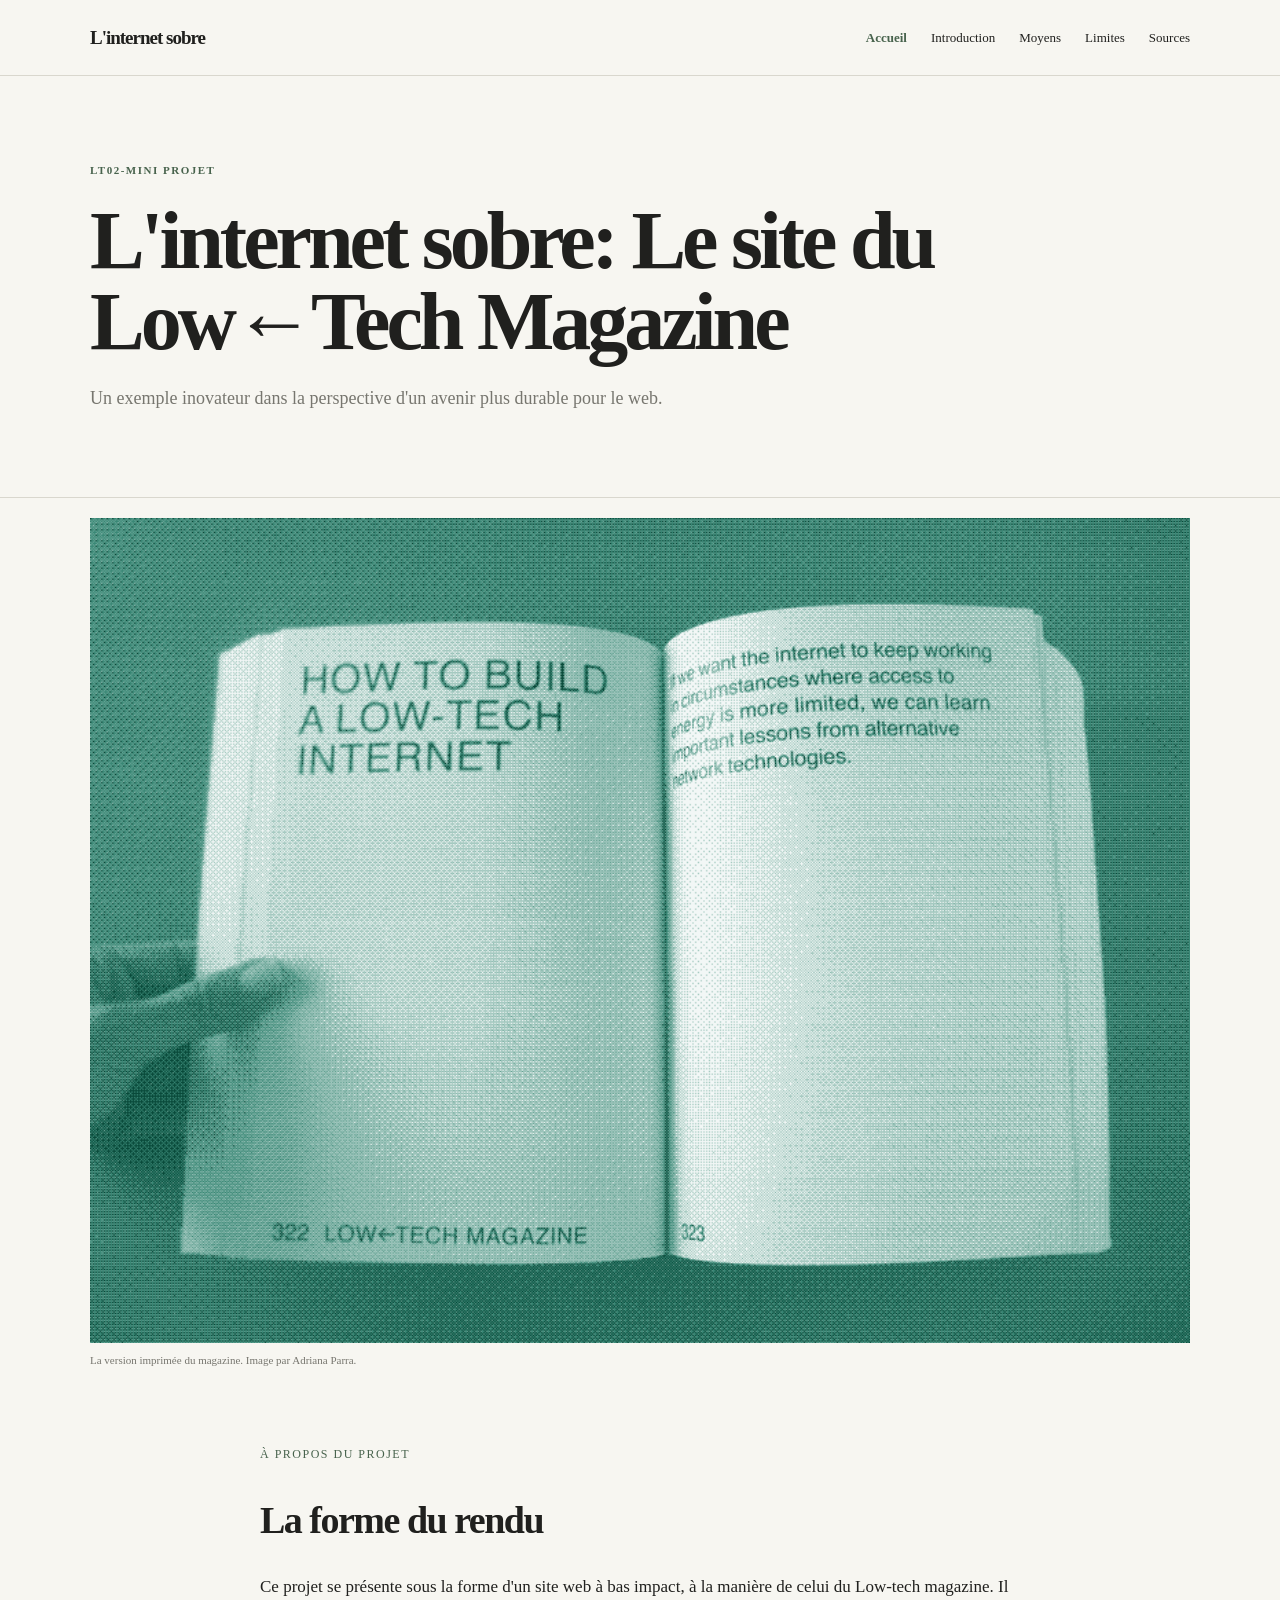
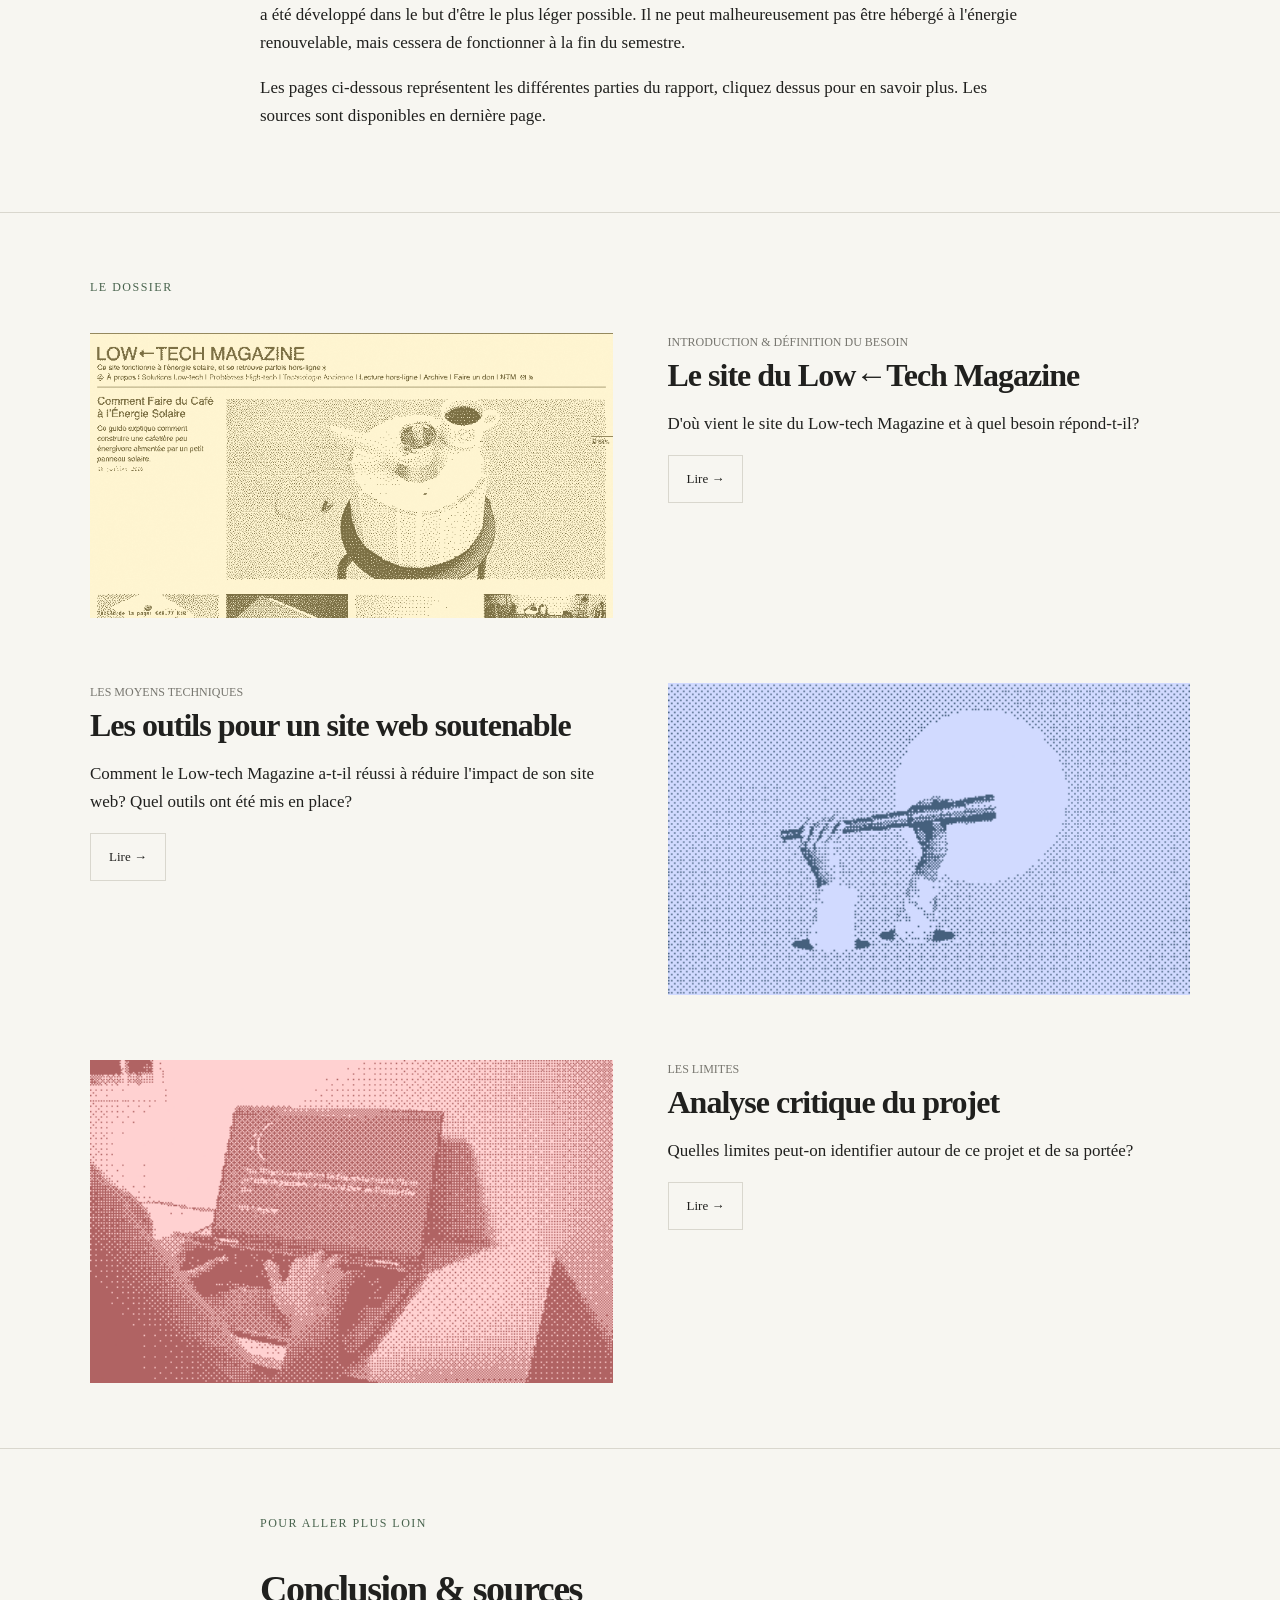
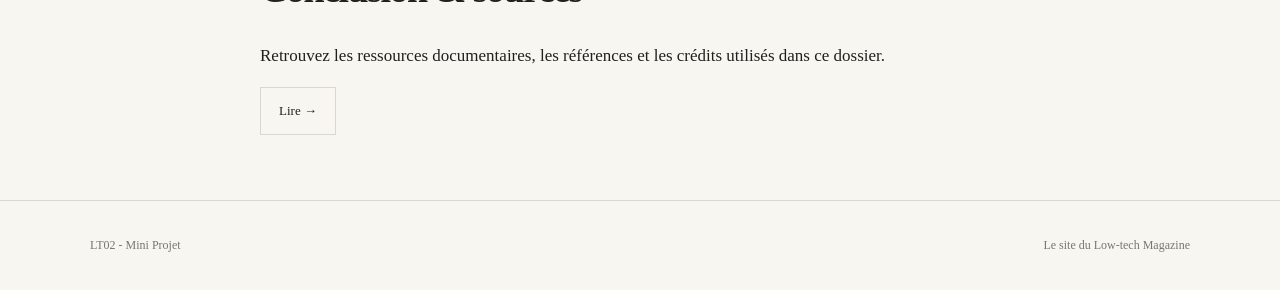
<file: index.html>
<!doctype html>
<html lang="fr">
	<head>
		<meta charset="UTF-8" />
		<meta name="viewport" content="width=device-width, initial-scale=1" />

		<meta name="description" content="LT02 - Mini Projet" />

		<title>LT02 - Mini Projet</title>

		<!-- CSS CENTRALISÉ -->
		<link rel="stylesheet" href="css/style.css" />
	</head>

	<body>
		<!-- ================
       	NAVIGATION PRINCIPALE
        ================= -->

		<header>
			<div class="container header-inner">
				<a href="index.html" class="logo"> L'internet sobre </a>

				<nav>
					<a href="index.html" aria-current="page">Accueil</a>
					<a href="pages/intro.html">Introduction</a>
					<a href="pages/moyens.html">Moyens</a>
					<a href="pages/limites.html">Limites</a>
					<a href="pages/sources.html">Sources</a>
				</nav>
			</div>
		</header>

		<main>
			<!-- ====================
         	INTRODUCTION / COUVERTURE
          	===================== -->

			<section class="hero">
				<div class="container">
					<div class="eyebrow">LT02-Mini projet</div>

					<h1>L'internet sobre: Le site du Low←Tech Magazine</h1>

					<p class="intro">
						Un exemple inovateur dans la perspective d'un avenir
						plus durable pour le web.
					</p>
				</div>
			</section>

			<!-- ==============
         	IMAGE DE COUVERTURE
          	=============== -->

			<div class="container cover">
				<img
					src="images/accueil-image-dithered.png"
					alt="Illustration principale du projet"
					fetchpriority="high"
				/>

				<p class="caption">
					La version imprimée du magazine. Image par Adriana Parra.
				</p>
			</div>

			<!-- =================
         	PRÉSENTATION DU PROJET
          	================== -->

			<section id="presentation">
				<div class="container">
					<article class="manifesto">
						<div class="section-title">À propos du projet</div>
						<h2>La forme du rendu</h2>

						<p>
							Ce projet se présente sous la forme d'un site web à
							bas impact, à la manière de celui du Low-tech
							magazine. Il a été développé dans le but d'être le
							plus léger possible. Il ne peut malheureusement pas
							être hébergé à l'énergie renouvelable, mais cessera
							de fonctionner à la fin du semestre.
						</p>

						<p>
							Les pages ci-dessous représentent les différentes
							parties du rapport, cliquez dessus pour en savoir
							plus. Les sources sont disponibles en dernière page.
						</p>
					</article>
				</div>
			</section>

			<!-- ===
         	ARTICLES
          	==== -->

			<section>
				<div class="container">
					<div class="section-title">Le dossier</div>

					<!-- ARTICLE 01 -->

					<article class="article">
						<img
							src="images/accueil-site-dithered.png"
							alt="Illustration du concept low-tech"
							loading="lazy"
						/>

						<div>
							<div class="number">
								INTRODUCTION & DÉFINITION DU BESOIN
							</div>

							<h2>Le site du Low←Tech Magazine</h2>

							<p>
								D'où vient le site du Low-tech Magazine et à
								quel besoin répond-t-il?
							</p>

							<a href="pages/intro.html" class="nav-button">
								Lire →
							</a>
						</div>
					</article>

					<!-- ARTICLE 02 -->

					<article class="article">
						<div>
							<div class="number">LES MOYENS TECHNIQUES</div>

							<h2>Les outils pour un site web soutenable</h2>

							<p>
								Comment le Low-tech Magazine a-t-il réussi à
								réduire l'impact de son site web? Quel outils
								ont été mis en place?
							</p>

							<a href="pages/moyens.html" class="nav-button">
								Lire →
							</a>
						</div>

						<img
							src="images/moyens-dithered.png"
							alt="Illustration du numérique sobre"
							loading="lazy"
						/>
					</article>

					<!-- ARTICLE 03 -->

					<article class="article">
						<img
							src="images/limites-dithered.png"
							alt="Illustration des limites"
							loading="lazy"
						/>

						<div>
							<div class="number">LES LIMITES</div>

							<h2>Analyse critique du projet</h2>

							<p>
								Quelles limites peut-on identifier autour de ce
								projet et de sa portée?
							</p>

							<a
								href="pages/limites.html"
								class="nav-button"
							>
								Lire →
							</a>
						</div>
					</article>
				</div>
			</section>

			<!-- ============
         	ACCÈS AUX SOURCES
          	============= -->

			<section>
				<div class="container">
					<div class="manifesto">
						<div class="section-title">Pour aller plus loin</div>

						<h2>Conclusion & sources</h2>

						<p>
							Retrouvez les ressources documentaires, les
							références et les crédits utilisés dans ce dossier.
						</p>

						<a href="pages/sources.html" class="nav-button">
							Lire →
						</a>
					</div>
				</div>
			</section>
		</main>

		<!-- =======
       	PIED DE PAGE
       	======== -->

		<footer>
			<div class="container footer-inner">
				<span>LT02 - Mini Projet</span>

				<span> Le site du Low-tech Magazine </span>
			</div>
		</footer>
	</body>
</html>
</file>
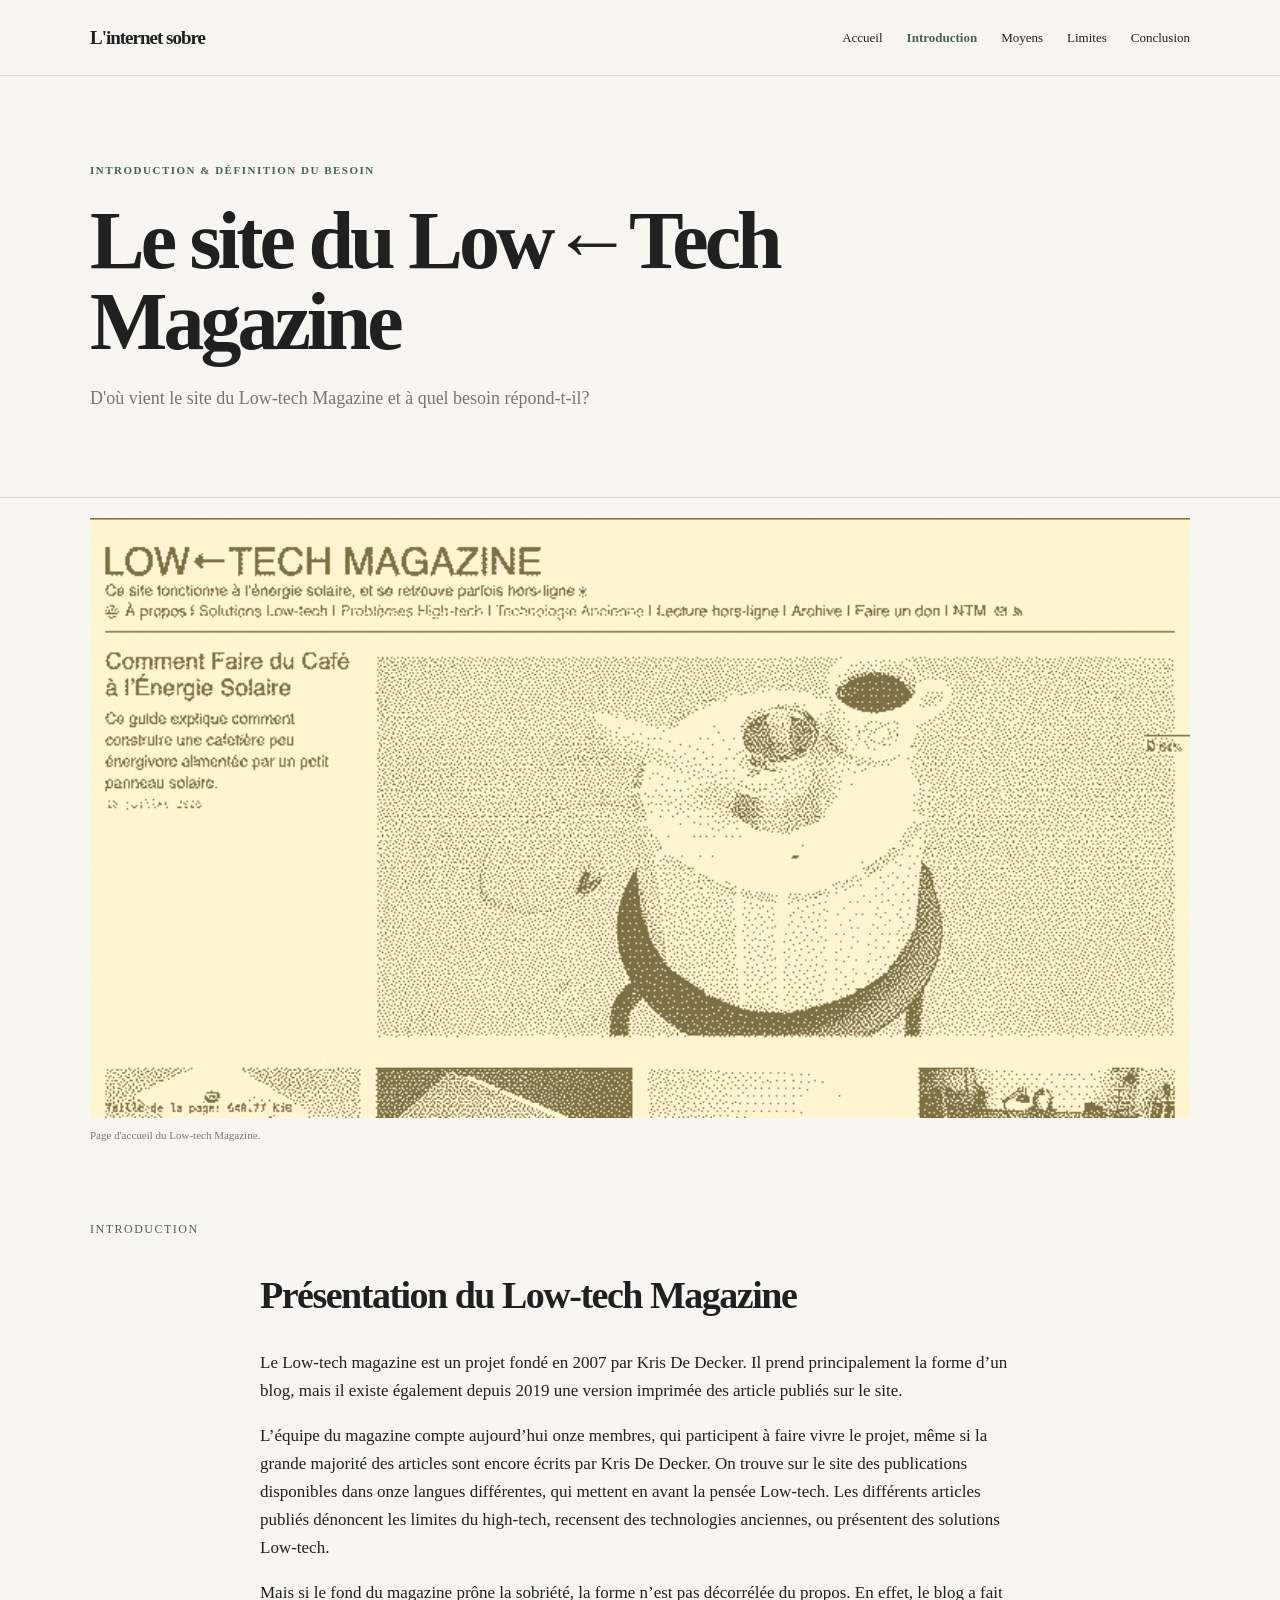
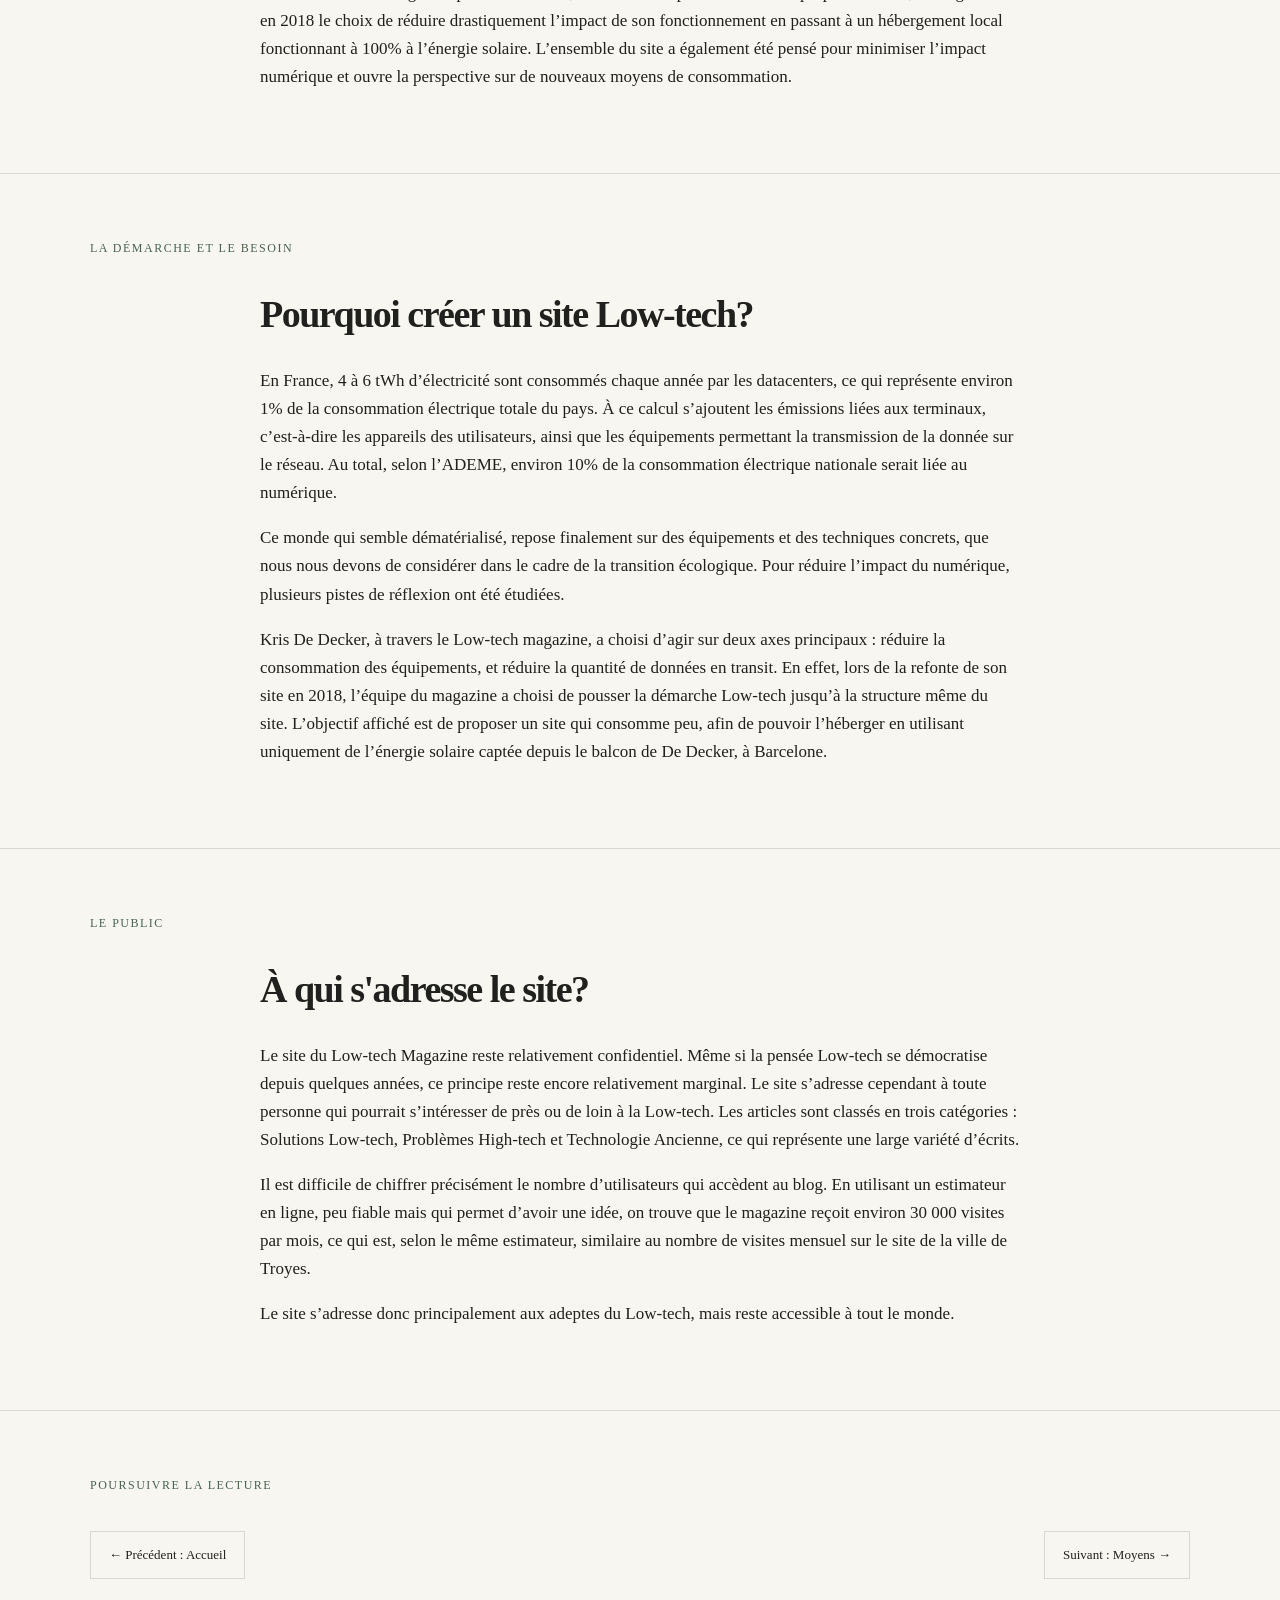
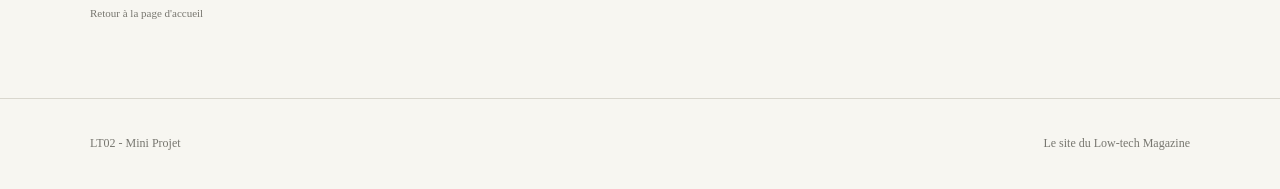
<file: pages/intro.html>
<!doctype html>
<html lang="fr">
	<head>
		<meta charset="UTF-8" />
		<meta name="viewport" content="width=device-width, initial-scale=1" />

		<meta name="description" content="LT02 - Mini Projet" />

		<title>LT02 - Mini Projet</title>

		<!-- CSS CENTRALISÉ -->
		<link rel="stylesheet" href="../css/style.css" />
	</head>

	<body>
		<!-- ================
       	NAVIGATION PRINCIPALE
       	================= -->

		<header>
			<div class="container header-inner">
				<a href="../index.html" class="logo"> L'internet sobre </a>

				<nav>
					<a href="../index.html">Accueil</a>
					<a href="intro.html" aria-current="page">Introduction</a>
					<a href="moyens.html">Moyens</a>
					<a href="limites.html"> Limites </a>
					<a href="sources.html">Conclusion</a>
				</nav>
			</div>
		</header>

		<main>
			<!-- ==================
         	INTRODUCTION DE LA PAGE
          	=================== -->

			<section class="hero">
				<div class="container">
					<div class="eyebrow">
						INTRODUCTION & DÉFINITION DU BESOIN
					</div>

					<h1>Le site du Low←Tech Magazine</h1>

					<p class="intro">
						D'où vient le site du Low-tech Magazine et à quel besoin
						répond-t-il?
					</p>
				</div>
			</section>

			<!-- ===========
         	IMAGE PRINCIPALE
         	============ -->

			<div class="container cover">
				<img
					src="../images/accueil-site-dithered.png"
					alt="Illustration de Low-tech Magazine"
					fetchpriority="high"
				/>

				<p class="caption">Page d'accueil du Low-tech Magazine.</p>
			</div>

			<!-- ==========
        	PREMIÈRE PARTIE
         	=========== -->

			<section>
				<div class="container">
					<div class="section-title">Introduction</div>

					<article class="manifesto">
						<h2>Présentation du Low-tech Magazine</h2>

						<p>
							Le Low-tech magazine est un projet fondé en 2007 par
							Kris De Decker. Il prend principalement la forme
							d’un blog, mais il existe également depuis 2019 une
							version imprimée des article publiés sur le site.
						</p>

						<p>
							L’équipe du magazine compte aujourd’hui onze
							membres, qui participent à faire vivre le projet,
							même si la grande majorité des articles sont encore
							écrits par Kris De Decker. On trouve sur le site des
							publications disponibles dans onze langues
							différentes, qui mettent en avant la pensée
							Low-tech. Les différents articles publiés dénoncent
							les limites du high-tech, recensent des technologies
							anciennes, ou présentent des solutions Low-tech.
						</p>

						<p>
							Mais si le fond du magazine prône la sobriété, la
							forme n’est pas décorrélée du propos. En effet, le
							blog a fait en 2018 le choix de réduire
							drastiquement l’impact de son fonctionnement en
							passant à un hébergement local fonctionnant à 100% à
							l’énergie solaire. L’ensemble du site a également
							été pensé pour minimiser l’impact numérique et ouvre
							la perspective sur de nouveaux moyens de
							consommation.
						</p>
					</article>
				</div>
			</section>

			<!-- ==========
         	DEUXIÈME PARTIE
         	=========== -->

			<section>
				<div class="container">
					<div class="section-title">La démarche et le besoin</div>

					<article class="manifesto">
						<h2>Pourquoi créer un site Low-tech?</h2>

						<p>
							En France, 4 à 6 tWh d’électricité sont consommés
							chaque année par les datacenters, ce qui représente
							environ 1% de la consommation électrique totale du
							pays. À ce calcul s’ajoutent les émissions liées aux
							terminaux, c’est-à-dire les appareils des
							utilisateurs, ainsi que les équipements permettant
							la transmission de la donnée sur le réseau. Au
							total, selon l’ADEME, environ 10% de la consommation
							électrique nationale serait liée au numérique.
						</p>

						<p>
							Ce monde qui semble dématérialisé, repose finalement
							sur des équipements et des techniques concrets, que
							nous nous devons de considérer dans le cadre de la
							transition écologique. Pour réduire l’impact du
							numérique, plusieurs pistes de réflexion ont été
							étudiées.
						</p>

						<p>
							Kris De Decker, à travers le Low-tech magazine, a
							choisi d’agir sur deux axes principaux : réduire la
							consommation des équipements, et réduire la quantité
							de données en transit. En effet, lors de la refonte
							de son site en 2018, l’équipe du magazine a choisi
							de pousser la démarche Low-tech jusqu’à la structure
							même du site. L’objectif affiché est de proposer un
							site qui consomme peu, afin de pouvoir l’héberger en
							utilisant uniquement de l’énergie solaire captée
							depuis le balcon de De Decker, à Barcelone.
						</p>
					</article>
				</div>
			</section>

			<!-- ===========
         	TROISIÈME PARTIE
          	============ -->

			<section>
				<div class="container">
					<div class="section-title">Le public</div>

					<article class="manifesto">
						<h2>À qui s'adresse le site?</h2>

						<p>
							Le site du Low-tech Magazine reste relativement
							confidentiel. Même si la pensée Low-tech se
							démocratise depuis quelques années, ce principe
							reste encore relativement marginal. Le site
							s’adresse cependant à toute personne qui pourrait
							s’intéresser de près ou de loin à la Low-tech. Les
							articles sont classés en trois catégories :
							Solutions Low-tech, Problèmes High-tech et
							Technologie Ancienne, ce qui représente une large
							variété d’écrits.
						</p>
						<p>
							Il est difficile de chiffrer précisément le nombre
							d’utilisateurs qui accèdent au blog. En utilisant un
							estimateur en ligne, peu fiable mais qui permet
							d’avoir une idée, on trouve que le magazine reçoit
							environ 30 000 visites par mois, ce qui est, selon
							le même estimateur, similaire au nombre de visites
							mensuel sur le site de la ville de Troyes.
						</p>
						<p>
							Le site s’adresse donc principalement aux adeptes du
							Low-tech, mais reste accessible à tout le monde.
						</p>
					</article>
				</div>
			</section>

			<!-- =====================
         	NAVIGATION ENTRE LES PAGES
          	====================== -->

			<section>
				<div class="container">
					<div class="section-title">Poursuivre la lecture</div>

					<div class="page-navigation">
						<a href="../index.html" class="nav-button">
							← Précédent : Accueil
						</a>

						<a href="moyens.html" class="nav-button">
							Suivant : Moyens →
						</a>
					</div>

					<p class="caption">
						<a href="../index.html"> Retour à la page d'accueil </a>
					</p>
				</div>
			</section>
		</main>

		<!-- =======
       	PIED DE PAGE
       	======== -->

		<footer>
			<div class="container footer-inner">
				<span>LT02 - Mini Projet</span>

				<span> Le site du Low-tech Magazine </span>
			</div>
		</footer>
	</body>
</html>
</file>
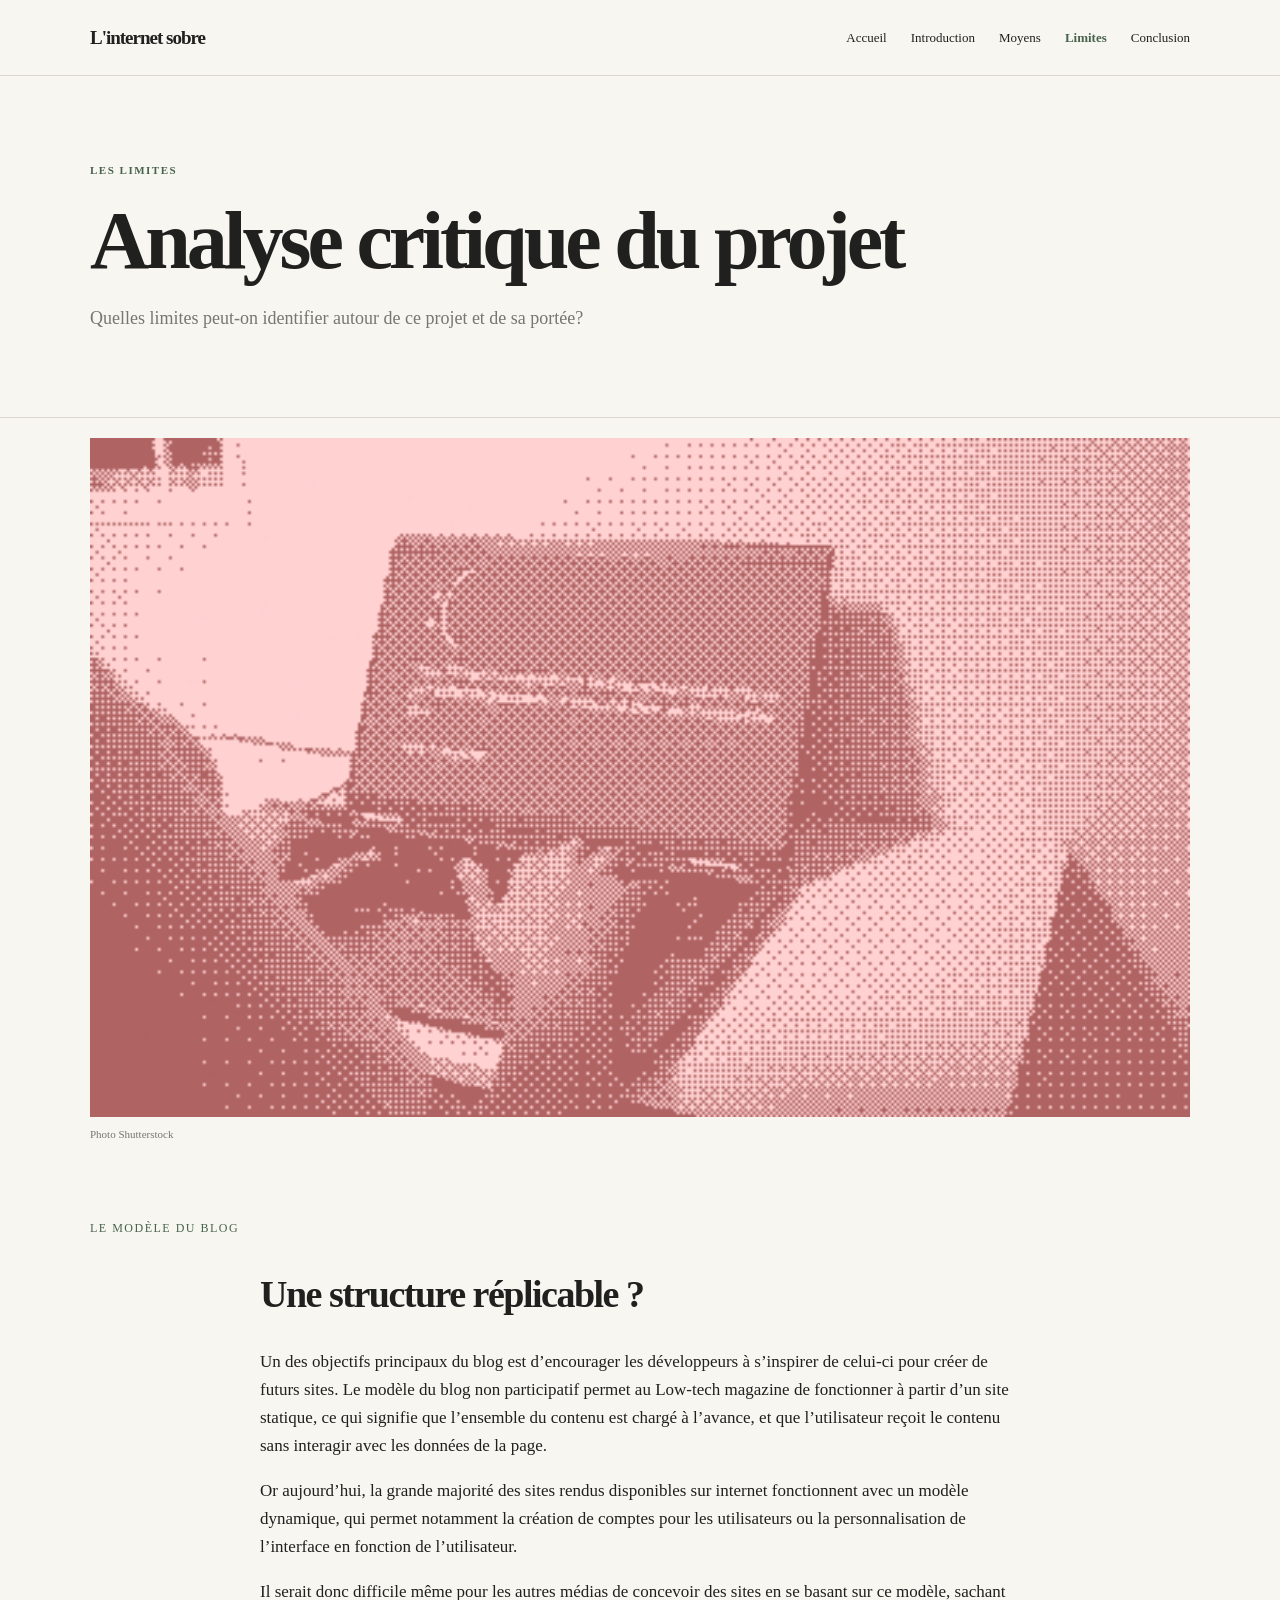
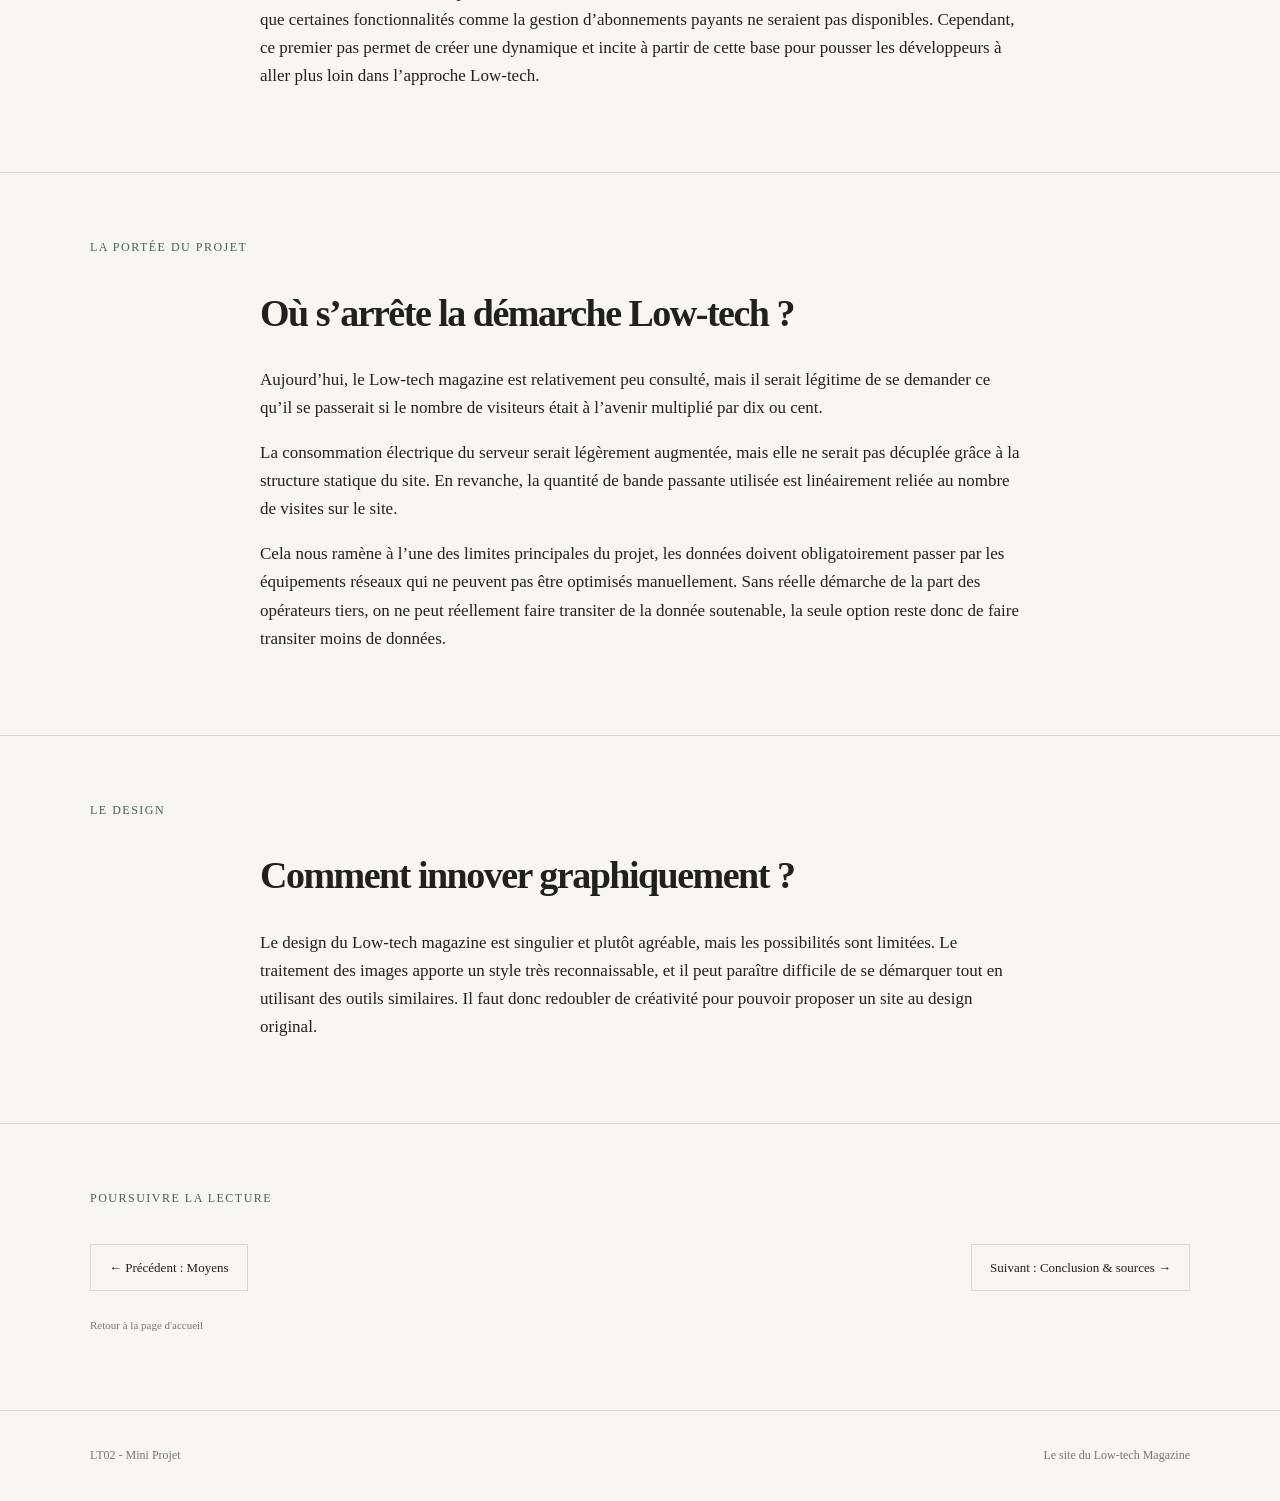
<file: pages/limites.html>
<!doctype html>
<html lang="fr">
	<head>
		<meta charset="UTF-8" />
		<meta name="viewport" content="width=device-width, initial-scale=1" />

		<meta name="description" content="LT02 - Mini Projet" />

		<title>LT02 - Mini Projet</title>

		<!-- CSS CENTRALISÉ -->
		<link rel="stylesheet" href="../css/style.css" />
	</head>

	<body>
		<!-- ================
       	NAVIGATION PRINCIPALE
       	================= -->

		<header>
			<div class="container header-inner">
				<a href="../index.html" class="logo"> L'internet sobre </a>

				<nav>
					<a href="../index.html">Accueil</a>
					<a href="intro.html">Introduction</a>
					<a href="moyens.html">Moyens</a>
					<a href="limites.html" aria-current="page"> Limites </a>
					<a href="sources.html">Conclusion</a>
				</nav>
			</div>
		</header>

		<main>
			<!-- ==================
         	INTRODUCTION DE LA PAGE
          	=================== -->

			<section class="hero">
				<div class="container">
					<div class="eyebrow">LES LIMITES</div>

					<h1>Analyse critique du projet</h1>

					<p class="intro">
						Quelles limites peut-on identifier autour de ce projet
						et de sa portée?
					</p>
				</div>
			</section>

			<!-- ===========
         	IMAGE PRINCIPALE
         	============ -->

			<div class="container cover">
				<img
					src="../images/limites-dithered.png"
					alt="Description"
					fetchpriority="high"
				/>

				<p class="caption">Photo Shutterstock</p>
			</div>

			<!-- ==========
        	PREMIÈRE PARTIE
         	=========== -->

			<section>
				<div class="container">
					<div class="section-title">Le modèle du blog</div>

					<article class="manifesto">
						<h2>Une structure réplicable ?</h2>

						<p>
							Un des objectifs principaux du blog est d’encourager
							les développeurs à s’inspirer de celui-ci pour créer
							de futurs sites. Le modèle du blog non participatif
							permet au Low-tech magazine de fonctionner à partir
							d’un site statique, ce qui signifie que l’ensemble
							du contenu est chargé à l’avance, et que
							l’utilisateur reçoit le contenu sans interagir avec
							les données de la page.
						</p>
						<p>
							Or aujourd’hui, la grande majorité des sites rendus
							disponibles sur internet fonctionnent avec un modèle
							dynamique, qui permet notamment la création de
							comptes pour les utilisateurs ou la personnalisation
							de l’interface en fonction de l’utilisateur.
						</p>
						<p>
							Il serait donc difficile même pour les autres médias
							de concevoir des sites en se basant sur ce modèle,
							sachant que certaines fonctionnalités comme la
							gestion d’abonnements payants ne seraient pas
							disponibles. Cependant, ce premier pas permet de
							créer une dynamique et incite à partir de cette base
							pour pousser les développeurs à aller plus loin dans
							l’approche Low-tech.
						</p>
					</article>
				</div>
			</section>

			<!-- ==========
         	DEUXIÈME PARTIE
         	=========== -->

			<section>
				<div class="container">
					<div class="section-title">La portée du projet</div>

					<article class="manifesto">
						<h2>Où s’arrête la démarche Low-tech ?</h2>

						<p>
							Aujourd’hui, le Low-tech magazine est relativement
							peu consulté, mais il serait légitime de se demander
							ce qu’il se passerait si le nombre de visiteurs
							était à l’avenir multiplié par dix ou cent.
						</p>
						<p>
							La consommation électrique du serveur serait
							légèrement augmentée, mais elle ne serait pas
							décuplée grâce à la structure statique du site. En
							revanche, la quantité de bande passante utilisée est
							linéairement reliée au nombre de visites sur le
							site.
						</p>
						<p>
							Cela nous ramène à l’une des limites principales du
							projet, les données doivent obligatoirement passer
							par les équipements réseaux qui ne peuvent pas être
							optimisés manuellement. Sans réelle démarche de la
							part des opérateurs tiers, on ne peut réellement
							faire transiter de la donnée soutenable, la seule
							option reste donc de faire transiter moins de
							données.
						</p>
					</article>
				</div>
			</section>

			<!-- ===========
         	TROISIÈME PARTIE
          	============ -->

			<section>
				<div class="container">
					<div class="section-title">Le design</div>

					<article class="manifesto">
						<h2>Comment innover graphiquement ?</h2>

						<p>
							Le design du Low-tech magazine est singulier et
							plutôt agréable, mais les possibilités sont
							limitées. Le traitement des images apporte un style
							très reconnaissable, et il peut paraître difficile
							de se démarquer tout en utilisant des outils
							similaires. Il faut donc redoubler de créativité
							pour pouvoir proposer un site au design original.
						</p>
					</article>
				</div>
			</section>

			<!-- =====================
         	NAVIGATION ENTRE LES PAGES
          	====================== -->

			<section>
				<div class="container">
					<div class="section-title">Poursuivre la lecture</div>

					<div class="page-navigation">
						<a href="moyens.html" class="nav-button">
							← Précédent : Moyens
						</a>

						<a href="sources.html" class="nav-button">
							Suivant : Conclusion & sources →
						</a>
					</div>

					<p class="caption">
						<a href="../index.html"> Retour à la page d'accueil </a>
					</p>
				</div>
			</section>
		</main>

		<!-- =======
       	PIED DE PAGE
       	======== -->

		<footer>
			<div class="container footer-inner">
				<span>LT02 - Mini Projet</span>

				<span> Le site du Low-tech Magazine </span>
			</div>
		</footer>
	</body>
</html>
</file>
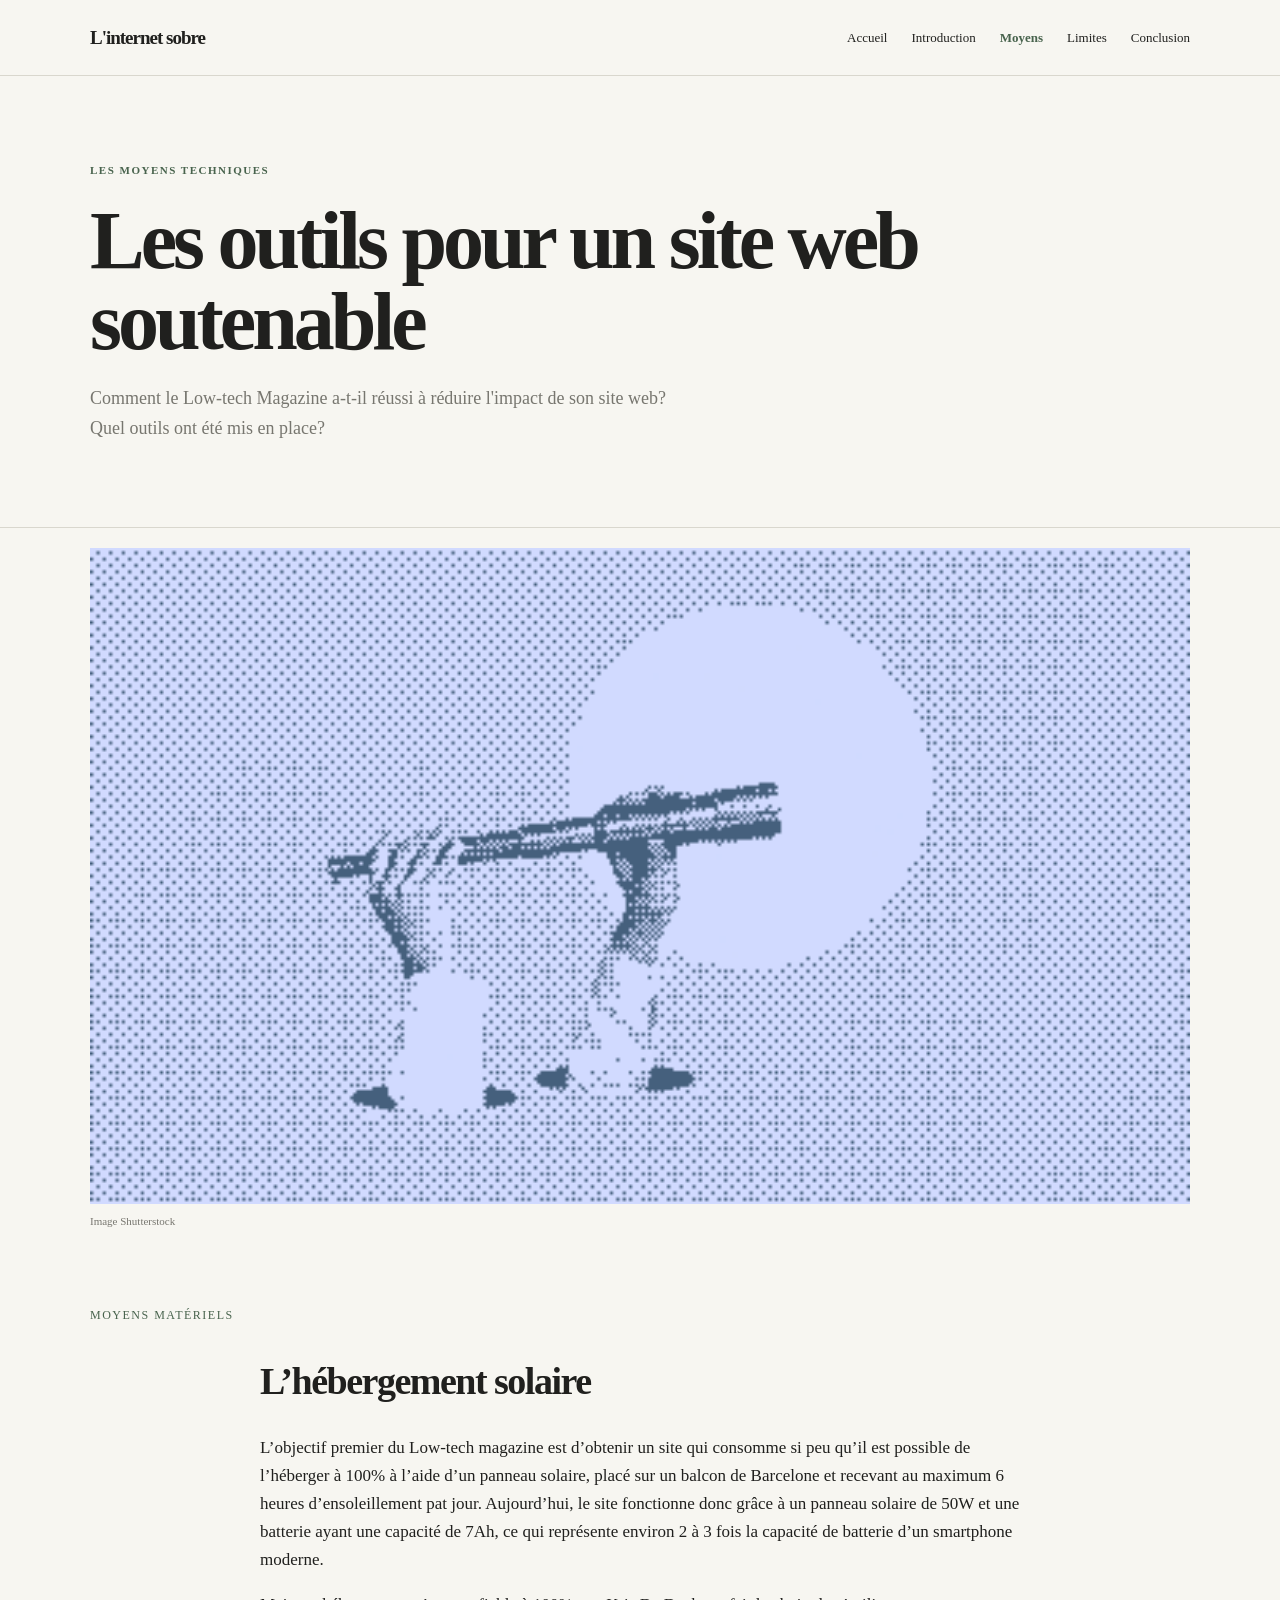
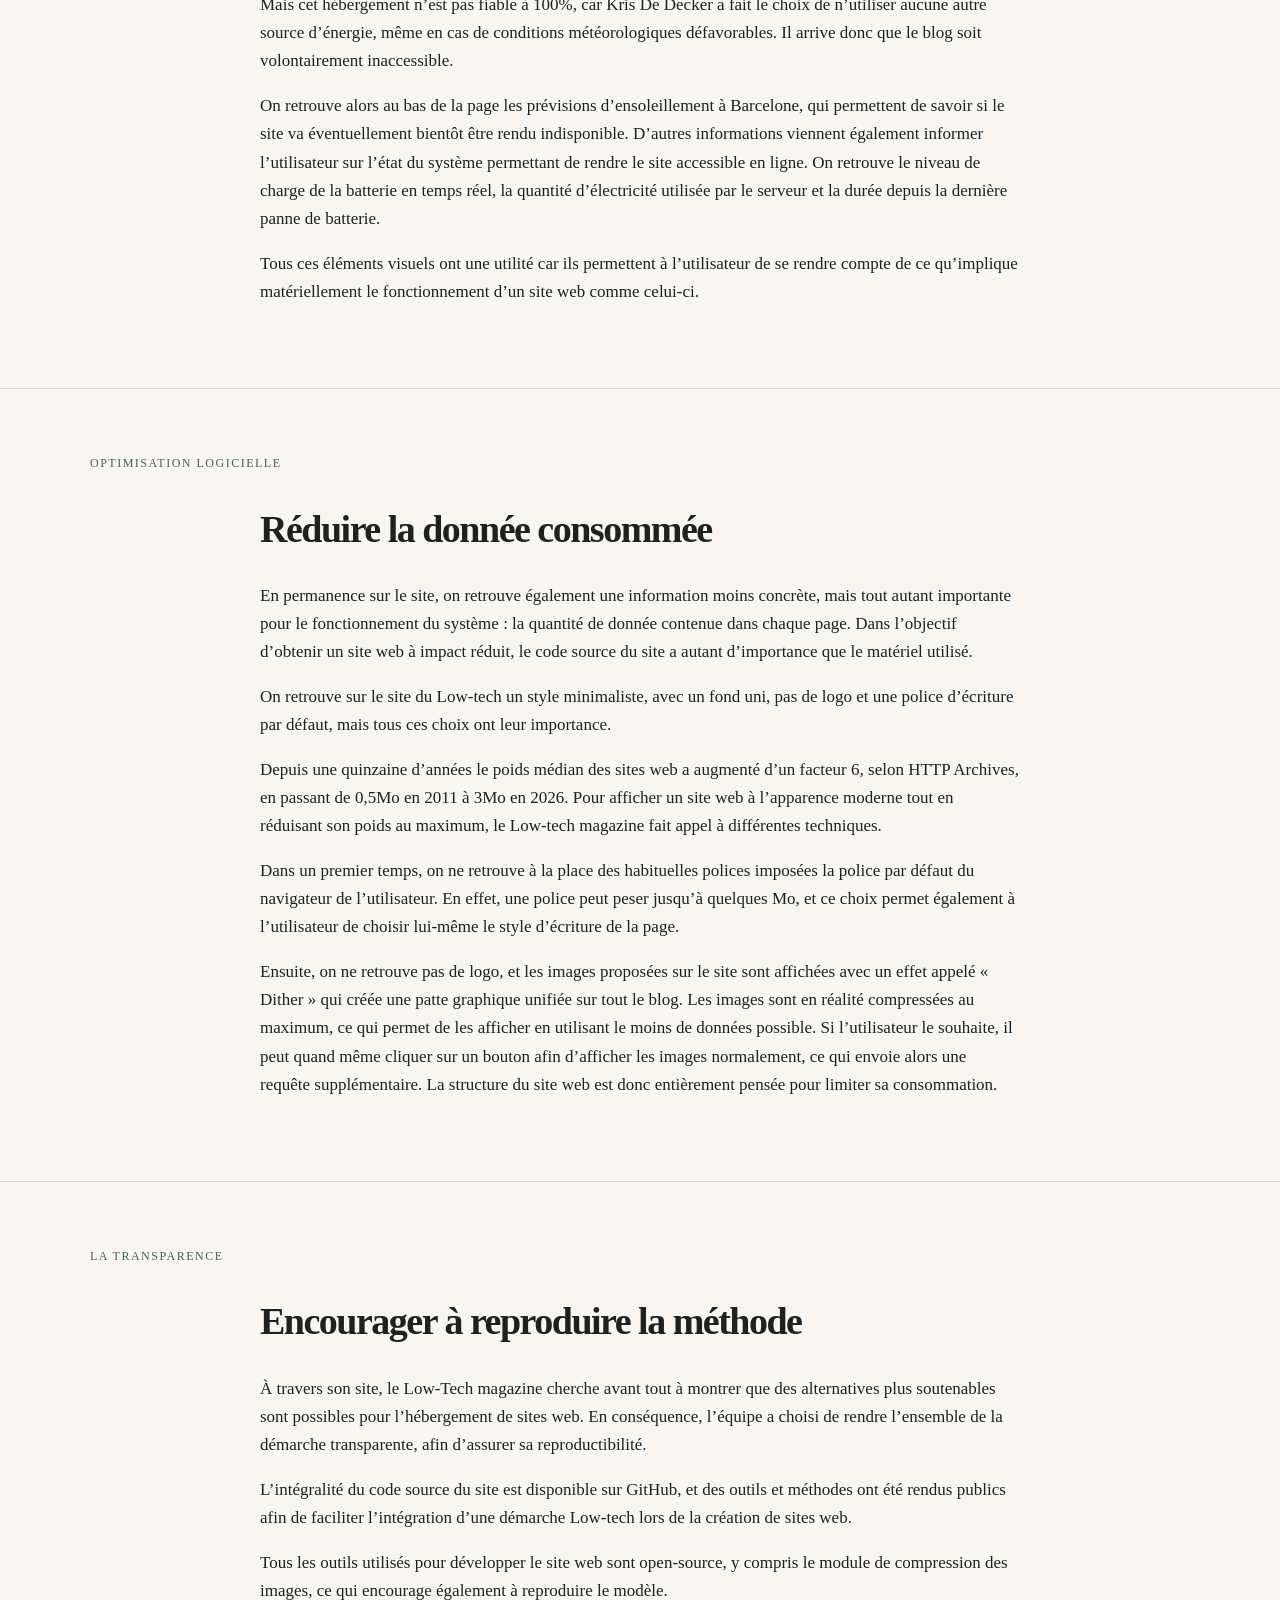
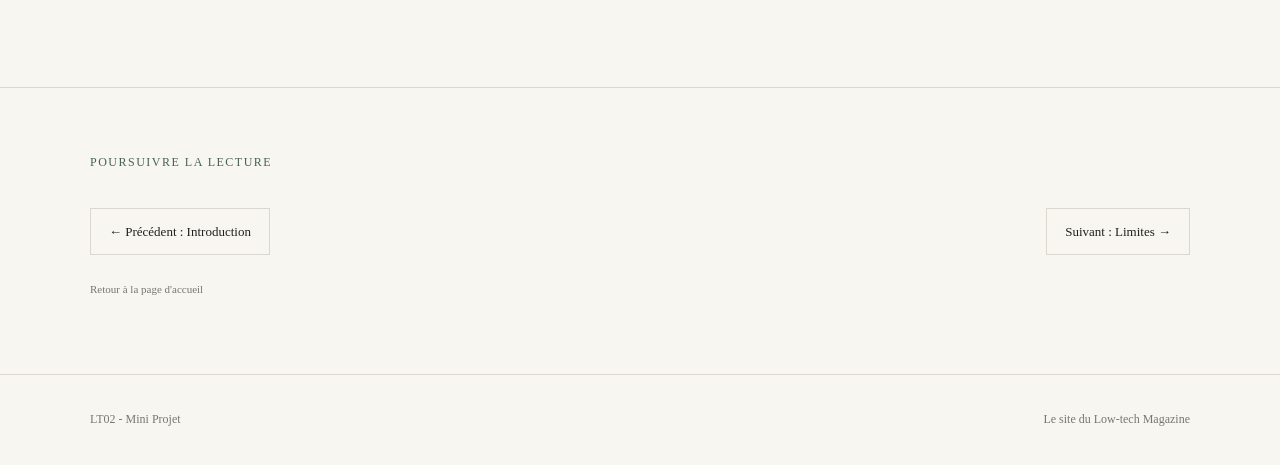
<file: pages/moyens.html>
<!doctype html>
<html lang="fr">
	<head>
		<meta charset="UTF-8" />
		<meta name="viewport" content="width=device-width, initial-scale=1" />

		<meta name="description" content="LT02 - Mini Projet" />

		<title>LT02 - Mini Projet</title>

		<!-- CSS CENTRALISÉ -->
		<link rel="stylesheet" href="../css/style.css" />
	</head>

	<body>
		<!-- ================
       	NAVIGATION PRINCIPALE
       	================= -->

		<header>
			<div class="container header-inner">
				<a href="../index.html" class="logo"> L'internet sobre </a>

				<nav>
					<a href="../index.html">Accueil</a>
					<a href="intro.html">Introduction</a>
					<a href="moyens.html" aria-current="page">Moyens</a>
					<a href="limites.html"> Limites </a>
					<a href="sources.html">Conclusion</a>
				</nav>
			</div>
		</header>

		<main>
			<!-- ==================
         	INTRODUCTION DE LA PAGE
          	=================== -->

			<section class="hero">
				<div class="container">
					<div class="eyebrow">LES MOYENS TECHNIQUES</div>

					<h1>Les outils pour un site web soutenable</h1>

					<p class="intro">
						Comment le Low-tech Magazine a-t-il réussi à réduire
						l'impact de son site web? Quel outils ont été mis en
						place?
					</p>
				</div>
			</section>

			<!-- ===========
         	IMAGE PRINCIPALE
         	============ -->

			<div class="container cover">
				<img
					src="../images/moyens-dithered.png"
					alt="Description"
					fetchpriority="high"
				/>

				<p class="caption">Image Shutterstock</p>
			</div>

			<!-- ==========
        	PREMIÈRE PARTIE
         	=========== -->

			<section>
				<div class="container">
					<div class="section-title">Moyens matériels</div>

					<article class="manifesto">
						<h2>L’hébergement solaire</h2>

						<p>
							L’objectif premier du Low-tech magazine est
							d’obtenir un site qui consomme si peu qu’il est
							possible de l’héberger à 100% à l’aide d’un panneau
							solaire, placé sur un balcon de Barcelone et
							recevant au maximum 6 heures d’ensoleillement pat
							jour. Aujourd’hui, le site fonctionne donc grâce à
							un panneau solaire de 50W et une batterie ayant une
							capacité de 7Ah, ce qui représente environ 2 à 3
							fois la capacité de batterie d’un smartphone
							moderne.
						</p>
						<p>
							Mais cet hébergement n’est pas fiable à 100%, car
							Kris De Decker a fait le choix de n’utiliser aucune
							autre source d’énergie, même en cas de conditions
							météorologiques défavorables. Il arrive donc que le
							blog soit volontairement inaccessible.
						</p>
						<p>
							On retrouve alors au bas de la page les prévisions
							d’ensoleillement à Barcelone, qui permettent de
							savoir si le site va éventuellement bientôt être
							rendu indisponible. D’autres informations viennent
							également informer l’utilisateur sur l’état du
							système permettant de rendre le site accessible en
							ligne. On retrouve le niveau de charge de la
							batterie en temps réel, la quantité d’électricité
							utilisée par le serveur et la durée depuis la
							dernière panne de batterie.
						</p>
						<p>
							Tous ces éléments visuels ont une utilité car ils
							permettent à l’utilisateur de se rendre compte de ce
							qu’implique matériellement le fonctionnement d’un
							site web comme celui-ci.
						</p>
					</article>
				</div>
			</section>

			<!-- ==========
         	DEUXIÈME PARTIE
         	=========== -->

			<section>
				<div class="container">
					<div class="section-title">Optimisation logicielle</div>

					<article class="manifesto">
						<h2>Réduire la donnée consommée</h2>

						<p>
							En permanence sur le site, on retrouve également une
							information moins concrète, mais tout autant
							importante pour le fonctionnement du système : la
							quantité de donnée contenue dans chaque page. Dans
							l’objectif d’obtenir un site web à impact réduit, le
							code source du site a autant d’importance que le
							matériel utilisé.
						</p>
						<p>
							On retrouve sur le site du Low-tech un style
							minimaliste, avec un fond uni, pas de logo et une
							police d’écriture par défaut, mais tous ces choix
							ont leur importance.
						</p>
						<p>
							Depuis une quinzaine d’années le poids médian des
							sites web a augmenté d’un facteur 6, selon HTTP
							Archives, en passant de 0,5Mo en 2011 à 3Mo en 2026.
							Pour afficher un site web à l’apparence moderne tout
							en réduisant son poids au maximum, le Low-tech
							magazine fait appel à différentes techniques.
						</p>
						<p>
							Dans un premier temps, on ne retrouve à la place des
							habituelles polices imposées la police par défaut du
							navigateur de l’utilisateur. En effet, une police
							peut peser jusqu’à quelques Mo, et ce choix permet
							également à l’utilisateur de choisir lui-même le
							style d’écriture de la page.
						</p>
						<p>
							Ensuite, on ne retrouve pas de logo, et les images
							proposées sur le site sont affichées avec un effet
							appelé « Dither » qui créée une patte graphique
							unifiée sur tout le blog. Les images sont en réalité
							compressées au maximum, ce qui permet de les
							afficher en utilisant le moins de données possible.
							Si l’utilisateur le souhaite, il peut quand même
							cliquer sur un bouton afin d’afficher les images
							normalement, ce qui envoie alors une requête
							supplémentaire. La structure du site web est donc
							entièrement pensée pour limiter sa consommation.
						</p>
					</article>
				</div>
			</section>

			<!-- ===========
         	TROISIÈME PARTIE
          	============ -->

			<section>
				<div class="container">
					<div class="section-title">La transparence</div>

					<article class="manifesto">
						<h2>Encourager à reproduire la méthode</h2>

						<p>
							À travers son site, le Low-Tech magazine cherche
							avant tout à montrer que des alternatives plus
							soutenables sont possibles pour l’hébergement de
							sites web. En conséquence, l’équipe a choisi de
							rendre l’ensemble de la démarche transparente, afin
							d’assurer sa reproductibilité.
						</p>
						<p>
							L’intégralité du code source du site est disponible
							sur GitHub, et des outils et méthodes ont été rendus
							publics afin de faciliter l’intégration d’une
							démarche Low-tech lors de la création de sites web.
						</p>
						<p>
							Tous les outils utilisés pour développer le site web
							sont open-source, y compris le module de compression
							des images, ce qui encourage également à reproduire
							le modèle.
						</p>
					</article>
				</div>
			</section>

			<!-- =====================
         	NAVIGATION ENTRE LES PAGES
          	====================== -->

			<section>
				<div class="container">
					<div class="section-title">Poursuivre la lecture</div>

					<div class="page-navigation">
						<a href="intro.html" class="nav-button">
							← Précédent : Introduction
						</a>

						<a href="limites.html" class="nav-button">
							Suivant : Limites →
						</a>
					</div>

					<p class="caption">
						<a href="../index.html"> Retour à la page d'accueil </a>
					</p>
				</div>
			</section>
		</main>

		<!-- =======
       	PIED DE PAGE
       	======== -->

		<footer>
			<div class="container footer-inner">
				<span>LT02 - Mini Projet</span>

				<span> Le site du Low-tech Magazine </span>
			</div>
		</footer>
	</body>
</html>
</file>
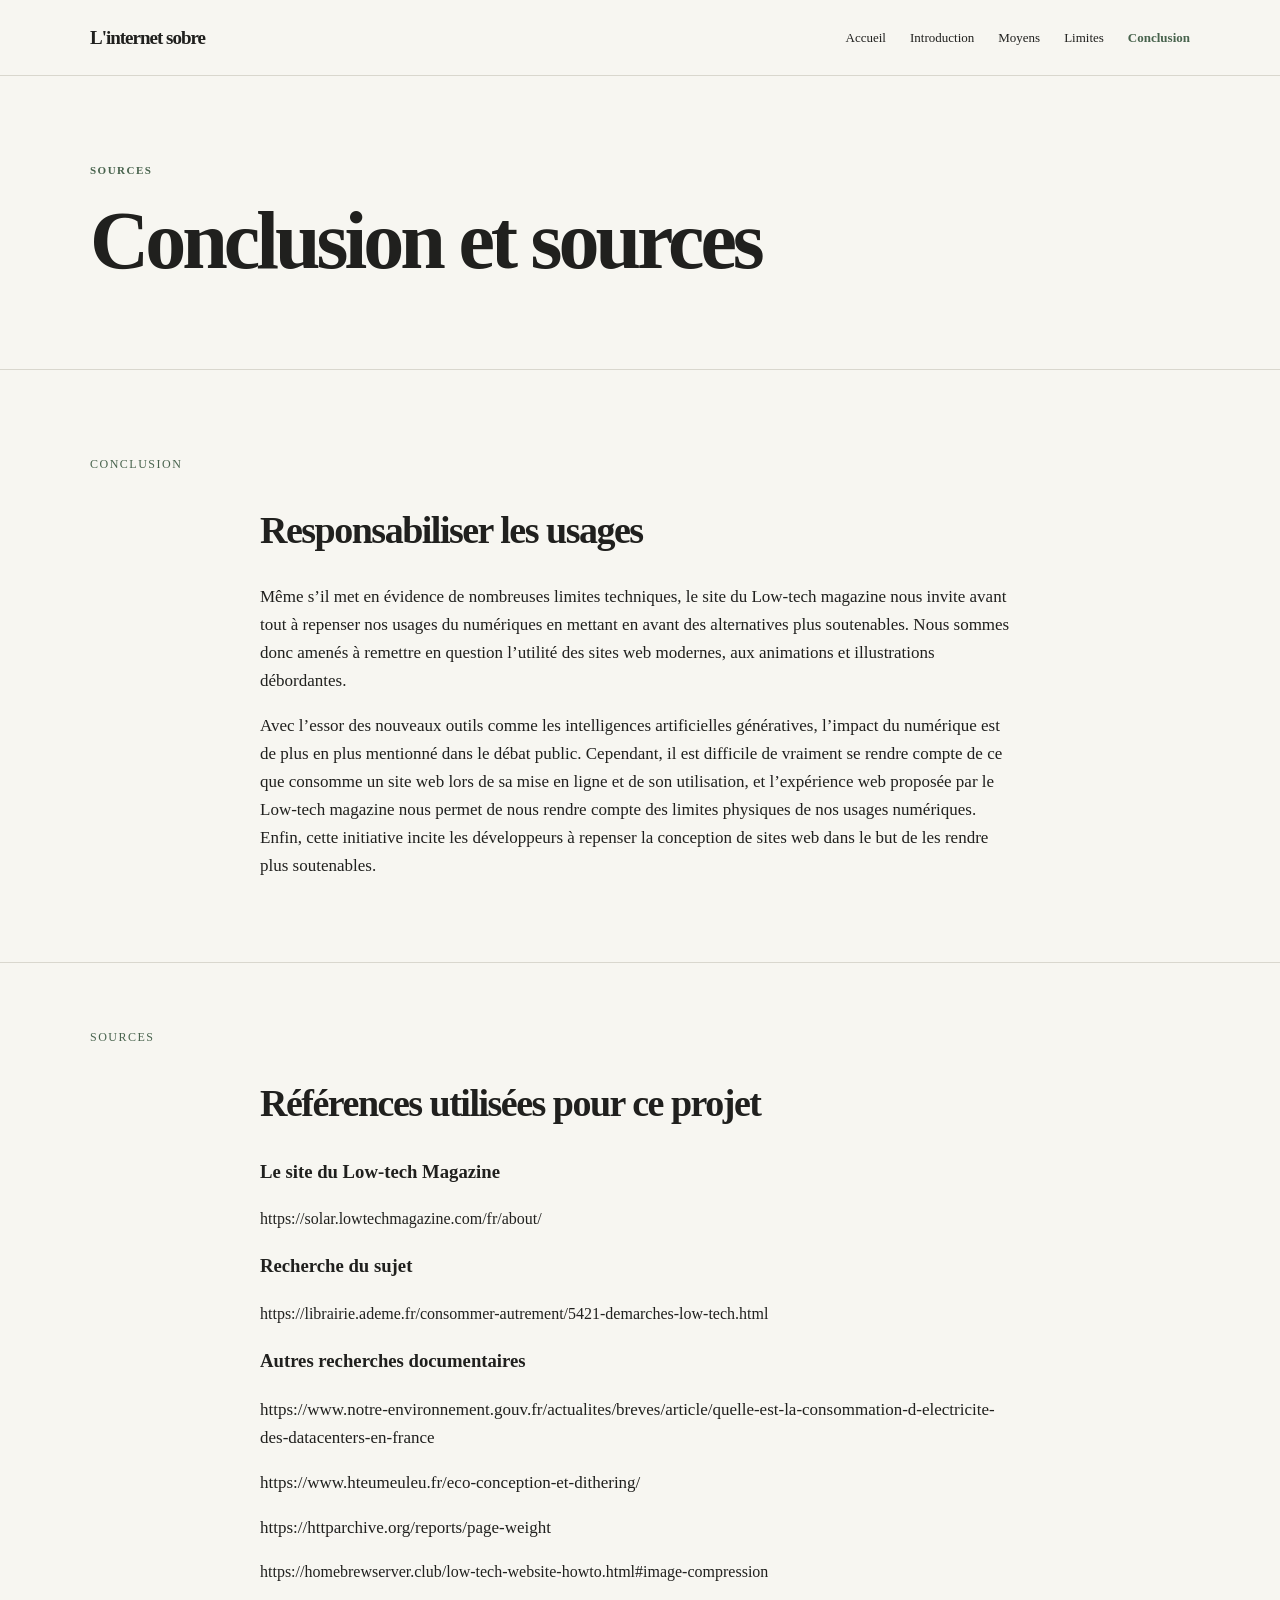
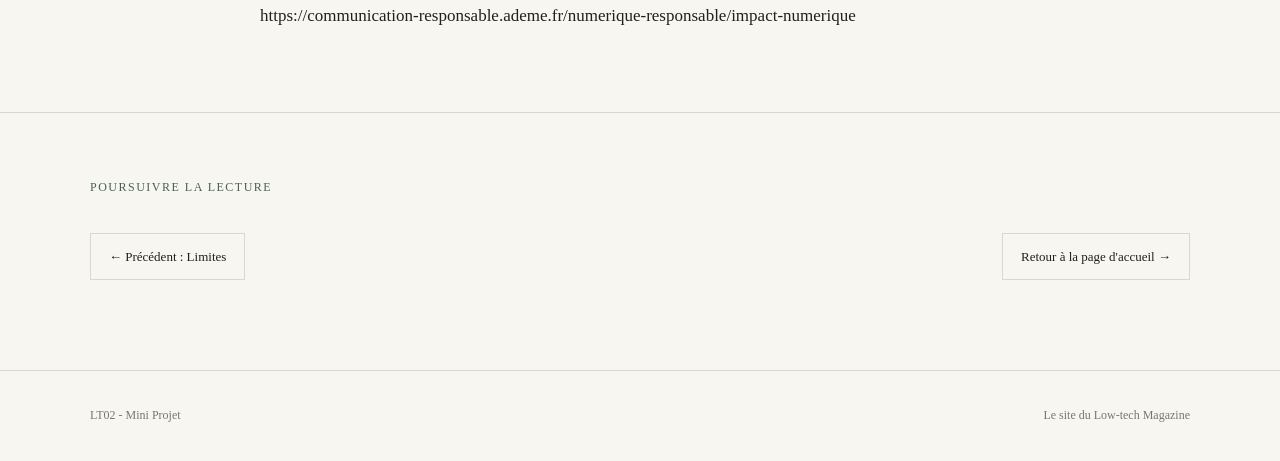
<file: pages/sources.html>
<!doctype html>
<html lang="fr">
	<head>
		<meta charset="UTF-8" />
		<meta name="viewport" content="width=device-width, initial-scale=1" />

		<meta name="description" content="LT02 - Mini Projet" />

		<title>LT02 - Mini Projet</title>

		<!-- CSS CENTRALISÉ -->
		<link rel="stylesheet" href="../css/style.css" />
	</head>

	<body>
		<!-- ================
       	NAVIGATION PRINCIPALE
       	================= -->

		<header>
			<div class="container header-inner">
				<a href="../index.html" class="logo"> L'internet sobre </a>

				<nav>
					<a href="../index.html">Accueil</a>
					<a href="intro.html">Introduction</a>
					<a href="moyens.html">Moyens</a>
					<a href="limites.html"> Limites </a>
					<a href="sources.html" aria-current="page">Conclusion</a>
				</nav>
			</div>
		</header>

		<main>
			<!-- ==================
         	INTRODUCTION DE LA PAGE
          	=================== -->

			<section class="hero">
				<div class="container">
					<div class="eyebrow">SOURCES</div>

					<h1>Conclusion et sources</h1>
				</div>
			</section>

			<!-- ==========
        	PREMIÈRE PARTIE
         	=========== -->

			<section>
				<div class="container">
					<div class="section-title">Conclusion</div>

					<article class="manifesto">
						<h2>Responsabiliser les usages</h2>

						<p>
							Même s’il met en évidence de nombreuses limites
							techniques, le site du Low-tech magazine nous invite
							avant tout à repenser nos usages du numériques en
							mettant en avant des alternatives plus soutenables.
							Nous sommes donc amenés à remettre en question
							l’utilité des sites web modernes, aux animations et
							illustrations débordantes.
						</p>
						<p>
							Avec l’essor des nouveaux outils comme les
							intelligences artificielles génératives, l’impact du
							numérique est de plus en plus mentionné dans le
							débat public. Cependant, il est difficile de
							vraiment se rendre compte de ce que consomme un site
							web lors de sa mise en ligne et de son utilisation,
							et l’expérience web proposée par le Low-tech
							magazine nous permet de nous rendre compte des
							limites physiques de nos usages numériques. Enfin,
							cette initiative incite les développeurs à repenser
							la conception de sites web dans le but de les rendre
							plus soutenables.
						</p>
					</article>
				</div>
			</section>

			<!-- ==========
         	SOURCES
         	=========== -->

			<section>
				<div class="container">
					<div class="section-title">Sources</div>

					<article class="manifesto">
						<h2>Références utilisées pour ce projet</h2>

						<h3>Le site du Low-tech Magazine</h3>
						<a href="https://solar.lowtechmagazine.com/fr/about/"
							>https://solar.lowtechmagazine.com/fr/about/</a
						>
						<h3>Recherche du sujet</h3>
						<a
							href="https://librairie.ademe.fr/consommer-autrement/5421-demarches-low-tech.html"
							>https://librairie.ademe.fr/consommer-autrement/5421-demarches-low-tech.html</a
						>
						<h3>Autres recherches documentaires</h3>
						<p>
							<a
								href="https://www.notre-environnement.gouv.fr/actualites/breves/article/quelle-est-la-consommation-d-electricite-des-datacenters-en-france"
								>https://www.notre-environnement.gouv.fr/actualites/breves/article/quelle-est-la-consommation-d-electricite-des-datacenters-en-france</a
							>
						</p>
						<p>
							<a
								href="https://www.hteumeuleu.fr/eco-conception-et-dithering/"
								>https://www.hteumeuleu.fr/eco-conception-et-dithering/</a
							>
						</p>
						<p>
							<a
								href="https://httparchive.org/reports/page-weight"
								>https://httparchive.org/reports/page-weight</a
							>
						</p>
						<a
							href="https://homebrewserver.club/low-tech-website-howto.html#image-compression"
							>https://homebrewserver.club/low-tech-website-howto.html#image-compression</a
						>
						<p>
							<a
								href="https://communication-responsable.ademe.fr/numerique-responsable/impact-numerique"
								>https://communication-responsable.ademe.fr/numerique-responsable/impact-numerique</a
							>
						</p>
					</article>
				</div>
			</section>

			<!-- =====================
         	NAVIGATION ENTRE LES PAGES
          	====================== -->

			<section>
				<div class="container">
					<div class="section-title">Poursuivre la lecture</div>

					<div class="page-navigation">
						<a href="limites.html" class="nav-button">
							← Précédent : Limites
						</a>

						<a href="../index.html" class="nav-button">
							Retour à la page d'accueil →
						</a>
					</div>
				</div>
			</section>
		</main>

		<!-- =======
       	PIED DE PAGE
       	======== -->

		<footer>
			<div class="container footer-inner">
				<span>LT02 - Mini Projet</span>

				<span> Le site du Low-tech Magazine </span>
			</div>
		</footer>
	</body>
</html>
</file>
<file: css/style.css>
:root {
    --bg: #f7f6f1;
    --text: #20201e;
    --muted: #77766f;
    --line: #d9d7ce;
    --accent: #48634d;
    --width: 1100px;
}

* {
    box-sizing: border-box;
}

body {
    margin: 0;
    background: var(--bg);
    color: var(--text);
    line-height: 1.65;
}

img {
    display: block;
    max-width: 100%;
    height: auto;
}

a {
    color: inherit;
    text-decoration: none;
}
a:hover {
    color: var(--accent);
}

.container {
    width: min(90%, var(--width));
    margin: auto;
}

/* HEADER */
header {
    border-bottom: 1px solid var(--line);
    padding: 22px 0;
}

.header-inner {
    display: flex;
    justify-content: space-between;
    align-items: center;
    gap: 20px;
}

.logo {
    font-size: 19px;
    font-weight: 800;
    letter-spacing: -1px;
}

nav {
    display: flex;
    gap: 24px;
    font-size: 13px;
}

/* INTRODUCTION */
.hero {
    padding: 85px 0 65px;
    border-bottom: 1px solid var(--line);
    margin-bottom: 20px;
}

.eyebrow {
    color: var(--accent);
    text-transform: uppercase;
    font-size: 11px;
    font-weight: 700;
    letter-spacing: 1.5px;
}

h1 {
    max-width: 850px;
    margin: 22px 0;
    font-size: clamp(42px, 7vw, 82px);
    line-height: 0.98;
    letter-spacing: -4px;
}

.intro {
    max-width: 600px;
    color: var(--muted);
    font-size: 18px;
}

/* IMAGE PRINCIPALE */
.cover {
    margin: auto;
}

.cover img {
    width: 100%;
    object-fit: cover;
}

.caption {
    margin-top: 8px;
    font-size: 11px;
    color: var(--muted);
}

/* ARTICLES */
section {
    padding: 65px 0;
    border-bottom: 1px solid var(--line);
}

.section-title {
    font-size: 12px;
    color: var(--accent);
    text-transform: uppercase;
    letter-spacing: 1.5px;
    margin-bottom: 35px;
}

.article {
    display: grid;
    grid-template-columns: 1fr 1fr;
    gap: 55px;
    align-items: start;
    margin-bottom: 65px;
}

.article:last-child {
    margin-bottom: 0;
}

.article img {
    width: 100%;
    object-fit: cover;
}

.article h2 {
    margin: 5px 0 15px;
    font-size: 32px;
    line-height: 1.1;
    letter-spacing: -1px;
}

.article p {
    font-size: 17px;
}

.number {
    font-size: 12px;
    color: var(--muted);
}

/* TEXTE PLEINE LARGEUR */
.manifesto {
    max-width: 760px;
    margin: auto;
}

.manifesto h2 {
    font-size: 38px;
    line-height: 1.1;
    letter-spacing: -1.5px;
}

.manifesto p {
    font-size: 17px;
}

/* FOOTER */
footer {
    padding: 35px 0;
    font-size: 12px;
    color: var(--muted);
}

.footer-inner {
    display: flex;
    justify-content: space-between;
    gap: 20px;
}

/* MOBILE */
@media (max-width: 700px) {
    .header-inner,
    .footer-inner {
        flex-direction: column;
        align-items: flex-start;
    }

    nav {
        flex-wrap: wrap;
        gap: 15px;
    }

    .hero {
        padding: 55px 0 40px;
    }

    h1 {
        letter-spacing: -2px;
    }

    .article {
        grid-template-columns: 1fr;
        gap: 20px;
    }

    .article h2 {
        font-size: 27px;
    }

    section {
        padding: 45px 0;
    }
}

/* NAVIGATION ENTRE LES PAGES */

.page-navigation {
    display: flex;
    justify-content: space-between;
    align-items: center;
    gap: 15px;
    flex-wrap: wrap;
    margin: 25px 0;
}

.nav-button {
    display: inline-block;
    padding: 12px 18px;
    border: 1px solid var(--line);
    font-size: 13px;
    transition: background 0.2s ease;
}

.nav-button:hover {
    background: var(--line);
}

/* LIEN DE LA PAGE ACTIVE */

nav a[aria-current="page"] {
    color: var(--accent);
    font-weight: 700;
}

/* MOBILE */

@media (max-width: 700px) {
    .page-navigation {
        flex-direction: column;
        align-items: stretch;
    }

    .nav-button {
        text-align: center;
    }
}
</file>
